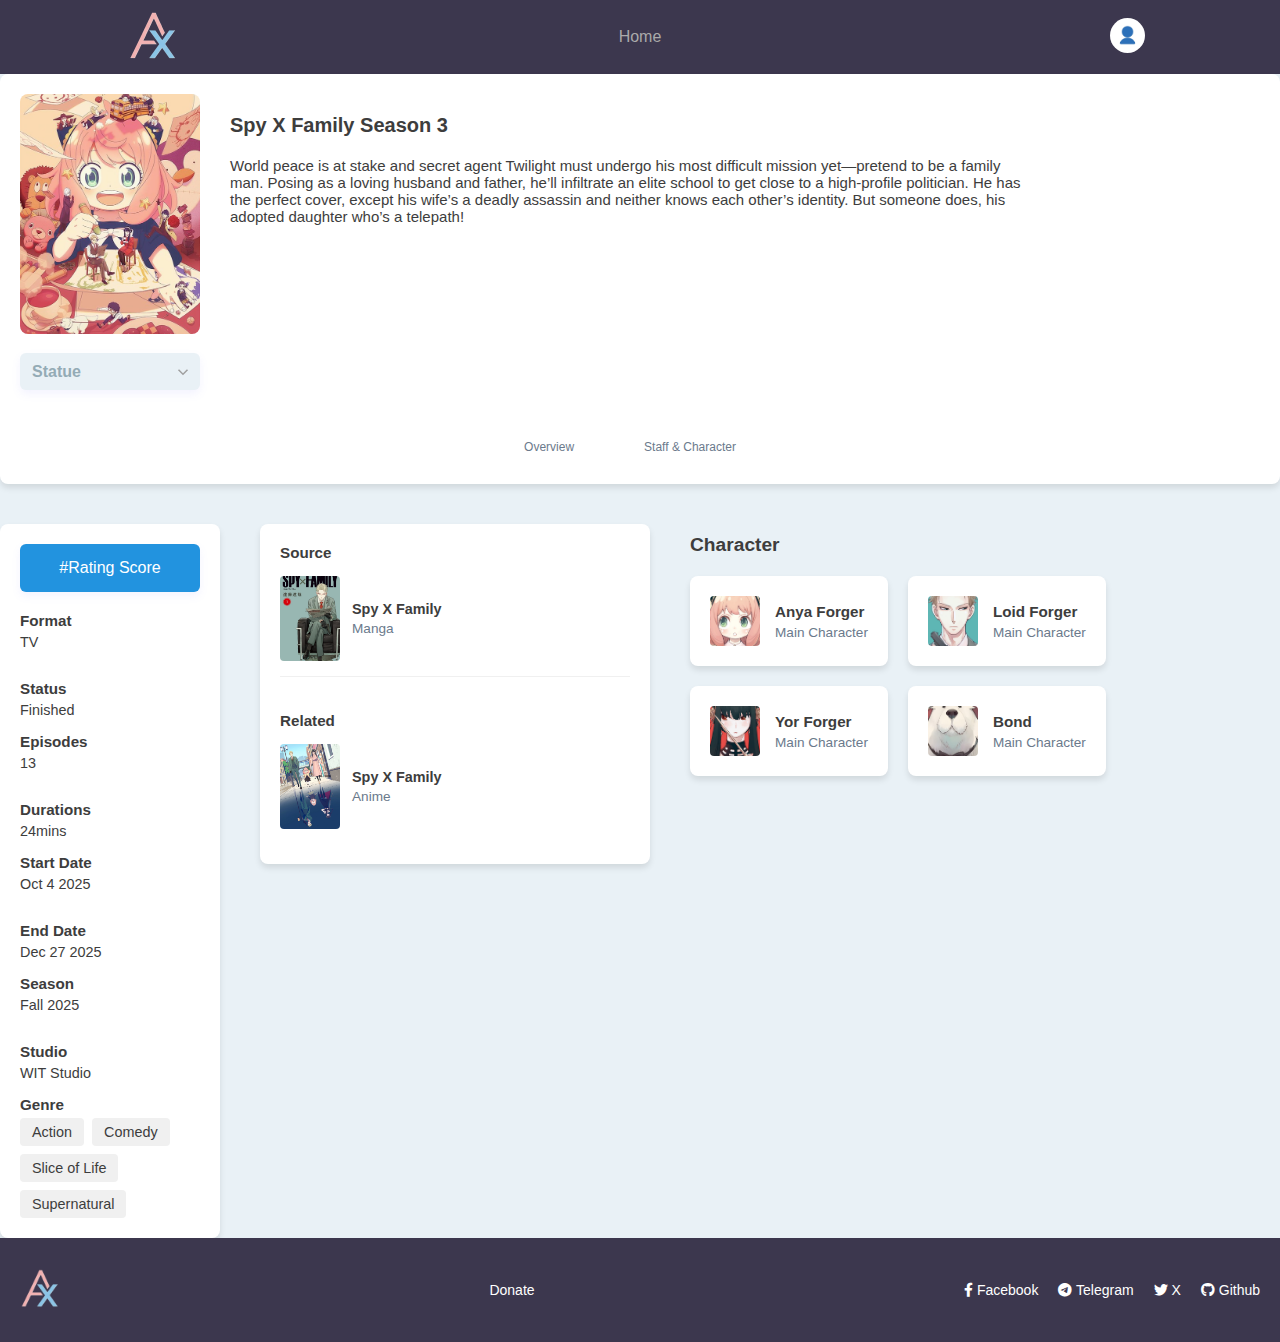
<file: detail.html>
<!DOCTYPE html>
<html lang="en">

<head>
    <meta charset="UTF-8">
    <meta name="viewport" content="width=device-width, initial-scale=1.0">
    <title>Animix</title>
    <link rel="stylesheet" href="https://cdnjs.cloudflare.com/ajax/libs/font-awesome/6.0.0/css/all.min.css">
    <link rel="stylesheet" href="/css/main.css">
</head>

<body>

    <!-- Navigation -->
    <header>
        <a href="user.html">
            <div class="logo-pic">
                <img src="/img/logo.png" alt="Animix Logo">
            </div>
        </a>
        <nav class="nav-links">
            <a href="user.html">Home</a>
        </nav>
        <div class="user-profile">
            <a href="#"><img src="/img/pf.jpg" alt="User Profile"></a>
            <div class="user-menu">
                <a href="#">Profile</a>
                <a href="#">Settings</a>
                <a href="index.html">Logout</a>
            </div>
        </div>
    </header>

    <!-- Main Content -->
    <main class="detail">
        <div class="anime-detail-header">
            <div>
                <img src="/img/SpyXFamily3.jpg" alt="Spy X Family Season 3">
                <div class="statue-selector">
                    <select id="statue" name="statue">
                        <option><a href="#">Statue</a></option>
                        <option><a href="#">Planning</a></option>
                        <option><a href="#">Completed</a></option>
                    </select>
                </div>
            </div>
            <div>
                <h3>Spy X Family Season 3</h3>
                <p>World peace is at stake and secret agent Twilight must undergo his most difficult mission yet—pretend
                    to be a family man. Posing as a loving husband and father, he’ll infiltrate an elite school to get
                    close to a high-profile politician. He has the perfect cover, except his wife’s a deadly assassin
                    and neither knows each other’s identity. But someone does, his adopted daughter who’s a telepath!
                </p>
                <div class="anime-detail-selection">
                    <a href="#">Overview</a>
                    <a href="#">Staff & Character</a>
                </div>
            </div>
        </div>

        <div class="anime-content-wrapper">
            <div class="anime-detail-tag">
                <button class="rating-btn">#Rating Score</button>

                <div class="anime-info-box">
                    <div class="info-row">
                        <div class="info-item">
                            <label>Format</label>
                            <span>TV</span>
                        </div>
                        <div class="info-item">
                            <label>Status</label>
                            <span>Finished</span>
                        </div>
                    </div>
                    <div class="info-row">
                        <div class="info-item">
                            <label>Episodes</label>
                            <span>13</span>
                        </div>
                        <div class="info-item">
                            <label>Durations</label>
                            <span>24mins</span>
                        </div>
                    </div>
                    <div class="info-row">
                        <div class="info-item">
                            <label>Start Date</label>
                            <span>Oct 4 2025</span>
                        </div>
                        <div class="info-item">
                            <label>End Date</label>
                            <span>Dec 27 2025</span>
                        </div>
                    </div>
                    <div class="info-row">
                        <div class="info-item">
                            <label>Season</label>
                            <span>Fall 2025</span>
                        </div>
                        <div class="info-item">
                            <label>Studio</label>
                            <span>WIT Studio</span>
                        </div>
                    </div>
                    <div class="info-row">
                        <div class="info-item">
                            <label>Genre</label>
                            <div class="genre-tags">
                                <span class="genre-tag">Action</span>
                                <span class="genre-tag">Comedy</span>
                                <span class="genre-tag">Slice of Life</span>
                                <span class="genre-tag">Supernatural</span>
                            </div>
                        </div>
                    </div>
                </div>
            </div>

            <div class="anime-relation">
                <h4>Source</h4>
                <div class="relation-item">
                    <img src="/img/SpyXFamilyManga.jpg" alt="Spy X Family Manga">
                    <div class="relation-info">
                        <h5>Spy X Family</h5>
                        <p>Manga</p>
                    </div>
                </div>

                <h4>Related</h4>
                <div class="relation-item">
                    <img src="/img/SpyXFamily.jpg" alt="Spy X Family">
                    <div class="relation-info">
                        <h5>Spy X Family</h5>
                        <p>Anime</p>
                    </div>
                </div>
            </div>

            <div class="anime-character">
                <h3>Character</h3>
                <div class="character-grid">
                    <div class="character-card">
                        <img src="/img/char/anya.png" alt="Anya Forger">
                        <div class="character-info">
                            <h5>Anya Forger</h5>
                            <p>Main Character</p>
                        </div>
                    </div>
                    <div class="character-card">
                        <img src="/img/char/loid.png" alt="Loid Forger">
                        <div class="character-info">
                            <h5>Loid Forger</h5>
                            <p>Main Character</p>
                        </div>
                    </div>
                    <div class="character-card">
                        <img src="/img/char/yor.png" alt="Yor Forger">
                        <div class="character-info">
                            <h5>Yor Forger</h5>
                            <p>Main Character</p>
                        </div>
                    </div>
                    <div class="character-card">
                        <img src="/img/char/bond.jpg" alt="Bond">
                        <div class="character-info">
                            <h5>Bond</h5>
                            <p>Main Character</p>
                        </div>
                    </div>
                </div>
            </div>

    </main>

    <!-- Footer -->
    <footer>
        <div class="footer-container">
            <a href="" class="footer-logo">
                <img src="/img/logo.png" alt="Animix Logo">
            </a>
            <div class="footer-links">
                <a href="#">Donate</a>
            </div>
            <div class="footer-social">
                <a href="https://facebook.com" title="Facebook"><i class="fa-brands fa-facebook-f"></i> Facebook</a>
                <a href="https://telegram.org" title="Telegram"><i class="fa-brands fa-telegram"></i> Telegram</a>
                <a href="https://x.com" title="X"><i class="fa-brands fa-twitter"></i> X</a>
                <a href="https://github.com" title="Github"><i class="fa-brands fa-github"></i> Github</a>
            </div>
        </div>
    </footer>

    <script src="/js/script.js"></script>
</body>

</html>
</file>
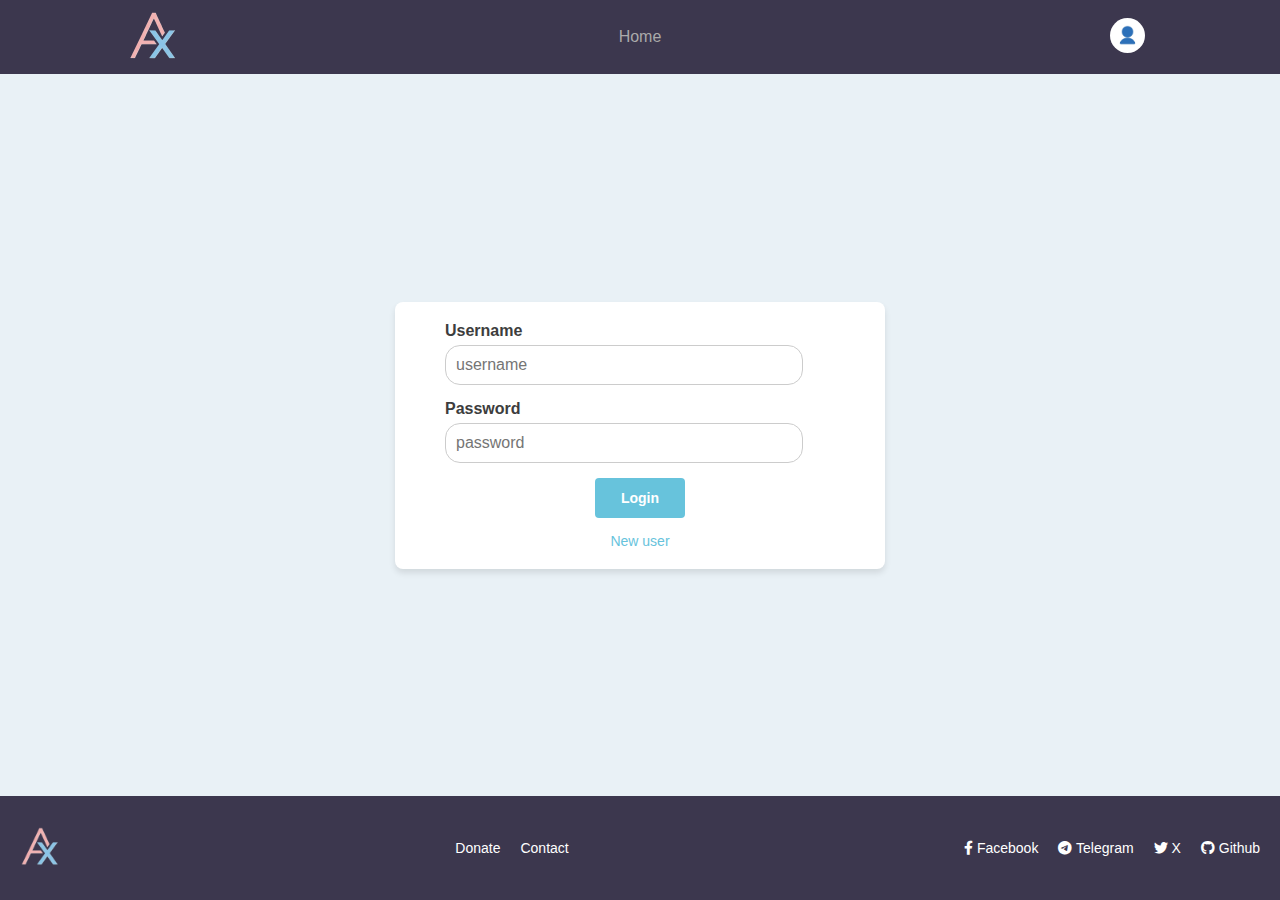
<file: login.html>
<!DOCTYPE html>
<html lang="en">

<head>
  <meta charset="UTF-8">
  <meta name="viewport" content="width=device-width, initial-scale=1.0">
  <title>Animix</title>
  <link rel="stylesheet" href="https://cdnjs.cloudflare.com/ajax/libs/font-awesome/6.0.0/css/all.min.css">
  <link rel="stylesheet" href="style.css">
</head>

<body>

  <!-- Navigation -->
  <header>
    <div class="logo-pic">
      <a href="index.html">
        <img src="/img/logo.png" alt="Animix Logo">
      </a>
    </div>
    <div class="nav-links">
      <a href="index.html">Home</a>
    </div>
    <div class="user-profile">
      <a href="#"><img src="/img/pf.jpg" alt="User Profile"></a>
    </div>
  </header>


  <main class="login-page">

    <section class="login-container">
      <form class="login-form">

        <div class="input-group">
          <label for="username">Username</label>
          <input type="text" id="username" placeholder="username" required>
        </div>

        <div class="input-group">
          <label for="password">Password</label>
          <input type="password" id="password" placeholder="password" required>
        </div>

        <button type="submit" class="register-btn"><a href="user.html">Login</a></button>

        <div class="login-link">
          <a href="register.html">New user</a>
        </div>

      </form>
    </section>

  </main>


  <!-- Footer -->
  <footer>
    <div class="footer-container">
      <a href="" class="footer-logo">
        <img src="/img/logo.png" alt="Animix Logo">
      </a>
      <div class="footer-links">
        <a href="#">Donate</a>
        <a href="#">Contact</a>
      </div>
            <div class="footer-social">
                <a href="https://facebook.com" title="Facebook"><i class="fa-brands fa-facebook-f"></i> Facebook</a>
                <a href="https://telegram.org" title="Telegram"><i class="fa-brands fa-telegram"></i> Telegram</a>
                <a href="https://x.com" title="X"><i class="fa-brands fa-twitter"></i> X</a>
                <a href="https://github.com" title="Github"><i class="fa-brands fa-github"></i> Github</a>
            </div>
    </div>
  </footer>

  <script src="/js/script.js"></script>
</body>

</html>
</file>
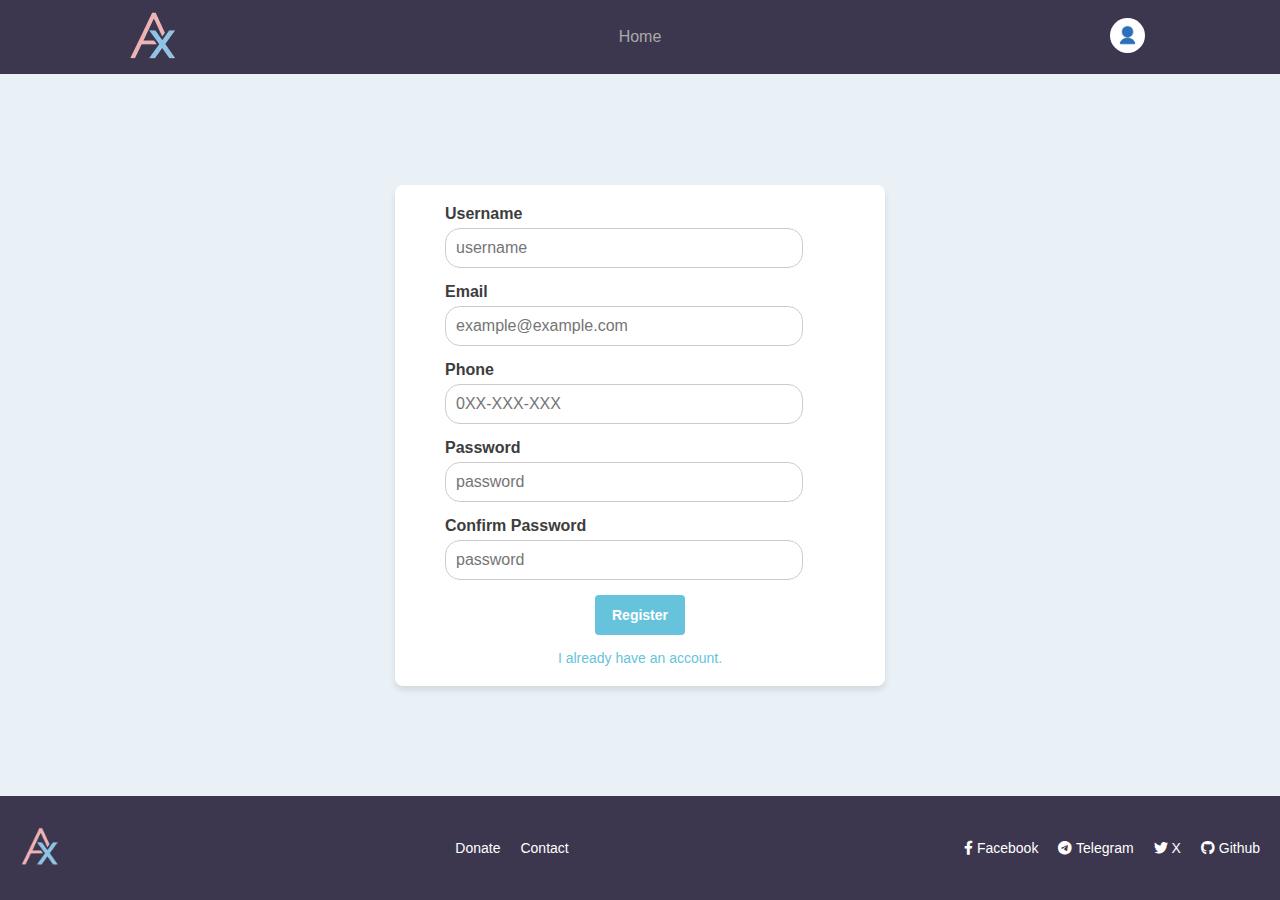
<file: register.html>
<!DOCTYPE html>
<html lang="en">

<head>
  <meta charset="UTF-8">
  <meta name="viewport" content="width=device-width, initial-scale=1.0">
  <title>Animix</title>
  <link rel="stylesheet" href="https://cdnjs.cloudflare.com/ajax/libs/font-awesome/6.0.0/css/all.min.css">
  <link rel="stylesheet" href="style.css">
</head>

<body>

  <!-- Navigation -->
  <header>
    <div class="logo-pic">
      <a href="index.html">
        <img src="/img/logo.png" alt="Animix Logo">
      </a>
    </div>
    <div class="nav-links">
      <a href="index.html">Home</a>
    </div>
    <div class="user-profile">
      <a href="login.html"><img src="/img/pf.jpg" alt="User Profile"></a>
    </div>
  </header>


  <main class="register-page">

    <section class="registration-container">
      <form class="registration-form">

        <div class="input-group">
          <label for="username">Username</label>
          <input type="text" id="username" placeholder="username" required>
        </div>

        <div class="input-group">
          <label for="email">Email</label>
          <input type="email" id="email" placeholder="example@example.com" required>
        </div>

        <div class="input-group">
          <label for="phone">Phone</label>
          <input type="tel" id="phone" placeholder="0XX-XXX-XXX">
        </div>

        <div class="input-group">
          <label for="password">Password</label>
          <input type="password" id="password" placeholder="password" required>
        </div>

        <div class="input-group">
          <label for="confirm-password">Confirm Password</label>
          <input type="password" id="confirm-password" placeholder="password" required>
        </div>

        <button type="submit" class="register-btn"><a href="user.html"></a>Register</button>

        <div class="login-link">
          <a href="login.html">I already have an account.</a>
        </div>

      </form>
    </section>

  </main>


  <!-- Footer -->
  <footer>
    <div class="footer-container">
      <a href="" class="footer-logo">
        <img src="/img/logo.png" alt="Animix Logo">
      </a>
      <div class="footer-links">
        <a href="#">Donate</a>
        <a href="#">Contact</a>
      </div>
            <div class="footer-social">
                <a href="https://facebook.com" title="Facebook"><i class="fa-brands fa-facebook-f"></i> Facebook</a>
                <a href="https://telegram.org" title="Telegram"><i class="fa-brands fa-telegram"></i> Telegram</a>
                <a href="https://x.com" title="X"><i class="fa-brands fa-twitter"></i> X</a>
                <a href="https://github.com" title="Github"><i class="fa-brands fa-github"></i> Github</a>
            </div>
    </div>
  </footer>

  <script src="/js/script.js"></script>
</body>

</html>
</file>
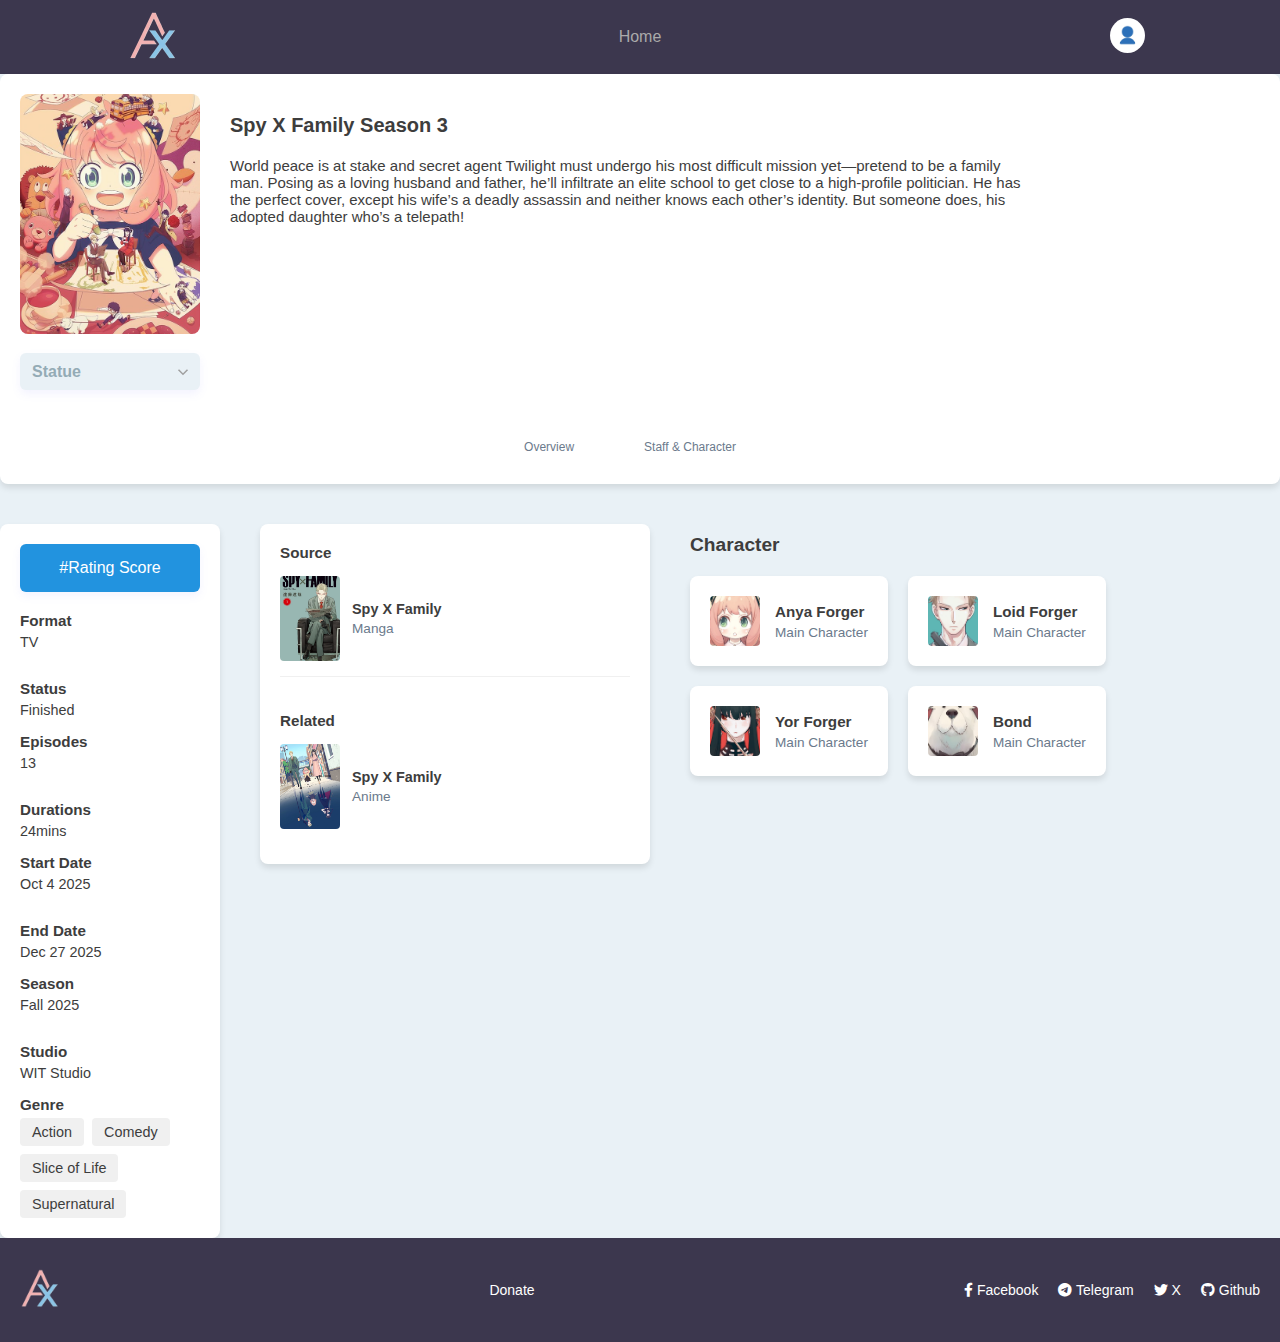
<file: src/detail.html>
<!DOCTYPE html>
<html lang="en">

<head>
    <meta charset="UTF-8">
    <meta name="viewport" content="width=device-width, initial-scale=1.0">
    <title>Animix</title>
    <link rel="stylesheet" href="https://cdnjs.cloudflare.com/ajax/libs/font-awesome/6.0.0/css/all.min.css">
    <link rel="stylesheet" href="/css/main.css">
</head>

<body>

    <!-- Navigation -->
    <header>
        <a href="/src/user.html">
            <div class="logo-pic">
                <img src="/img/logo.png" alt="Animix Logo">
            </div>
        </a>
        <nav class="nav-links">
            <a href="/src/user.html">Home</a>
        </nav>
        <div class="user-profile">
            <a href="#"><img src="/img/pf.jpg" alt="User Profile"></a>
            <div class="user-menu">
                <a href="#">Profile</a>
                <a href="#">Settings</a>
                <a href="index.html">Logout</a>
            </div>
        </div>
    </header>

    <!-- Main Content -->
    <main class="detail">
        <div class="anime-detail-header">
            <div>
                <img src="/img/SpyXFamily3.jpg" alt="Spy X Family Season 3">
                <div class="statue-selector">
                    <select id="statue" name="statue">
                        <option><a href="#">Statue</a></option>
                        <option><a href="#">Planning</a></option>
                        <option><a href="#">Completed</a></option>
                    </select>
                </div>
            </div>
            <div>
                <h3>Spy X Family Season 3</h3>
                <p>World peace is at stake and secret agent Twilight must undergo his most difficult mission yet—pretend
                    to be a family man. Posing as a loving husband and father, he’ll infiltrate an elite school to get
                    close to a high-profile politician. He has the perfect cover, except his wife’s a deadly assassin
                    and neither knows each other’s identity. But someone does, his adopted daughter who’s a telepath!
                </p>
                <div class="anime-detail-selection">
                    <a href="#">Overview</a>
                    <a href="#">Staff & Character</a>
                </div>
            </div>
        </div>

        <div class="anime-content-wrapper">
            <div class="anime-detail-tag">
                <button class="rating-btn">#Rating Score</button>

                <div class="anime-info-box">
                    <div class="info-row">
                        <div class="info-item">
                            <label>Format</label>
                            <span>TV</span>
                        </div>
                        <div class="info-item">
                            <label>Status</label>
                            <span>Finished</span>
                        </div>
                    </div>
                    <div class="info-row">
                        <div class="info-item">
                            <label>Episodes</label>
                            <span>13</span>
                        </div>
                        <div class="info-item">
                            <label>Durations</label>
                            <span>24mins</span>
                        </div>
                    </div>
                    <div class="info-row">
                        <div class="info-item">
                            <label>Start Date</label>
                            <span>Oct 4 2025</span>
                        </div>
                        <div class="info-item">
                            <label>End Date</label>
                            <span>Dec 27 2025</span>
                        </div>
                    </div>
                    <div class="info-row">
                        <div class="info-item">
                            <label>Season</label>
                            <span>Fall 2025</span>
                        </div>
                        <div class="info-item">
                            <label>Studio</label>
                            <span>WIT Studio</span>
                        </div>
                    </div>
                    <div class="info-row">
                        <div class="info-item">
                            <label>Genre</label>
                            <div class="genre-tags">
                                <span class="genre-tag">Action</span>
                                <span class="genre-tag">Comedy</span>
                                <span class="genre-tag">Slice of Life</span>
                                <span class="genre-tag">Supernatural</span>
                            </div>
                        </div>
                    </div>
                </div>
            </div>

            <div class="anime-relation">
                <h4>Source</h4>
                <div class="relation-item">
                    <img src="/img/SpyXFamilyManga.jpg" alt="Spy X Family Manga">
                    <div class="relation-info">
                        <h5>Spy X Family</h5>
                        <p>Manga</p>
                    </div>
                </div>

                <h4>Related</h4>
                <div class="relation-item">
                    <img src="/img/SpyXFamily.jpg" alt="Spy X Family">
                    <div class="relation-info">
                        <h5>Spy X Family</h5>
                        <p>Anime</p>
                    </div>
                </div>
            </div>

            <div class="anime-character">
                <h3>Character</h3>
                <div class="character-grid">
                    <div class="character-card">
                        <img src="/img/char/anya.png" alt="Anya Forger">
                        <div class="character-info">
                            <h5>Anya Forger</h5>
                            <p>Main Character</p>
                        </div>
                    </div>
                    <div class="character-card">
                        <img src="/img/char/loid.png" alt="Loid Forger">
                        <div class="character-info">
                            <h5>Loid Forger</h5>
                            <p>Main Character</p>
                        </div>
                    </div>
                    <div class="character-card">
                        <img src="/img/char/yor.png" alt="Yor Forger">
                        <div class="character-info">
                            <h5>Yor Forger</h5>
                            <p>Main Character</p>
                        </div>
                    </div>
                    <div class="character-card">
                        <img src="/img/char/bond.jpg" alt="Bond">
                        <div class="character-info">
                            <h5>Bond</h5>
                            <p>Main Character</p>
                        </div>
                    </div>
                </div>
            </div>

    </main>

    <!-- Footer -->
    <footer>
        <div class="footer-container">
            <a href="" class="footer-logo">
                <img src="/img/logo.png" alt="Animix Logo">
            </a>
            <div class="footer-links">
                <a href="#">Donate</a>
            </div>
            <div class="footer-social">
                <a href="https://facebook.com" title="Facebook"><i class="fa-brands fa-facebook-f"></i> Facebook</a>
                <a href="https://telegram.org" title="Telegram"><i class="fa-brands fa-telegram"></i> Telegram</a>
                <a href="https://x.com" title="X"><i class="fa-brands fa-twitter"></i> X</a>
                <a href="https://github.com" title="Github"><i class="fa-brands fa-github"></i> Github</a>
            </div>
        </div>
    </footer>

    <script src="/js/script.js"></script>
</body>

</html>
</file>
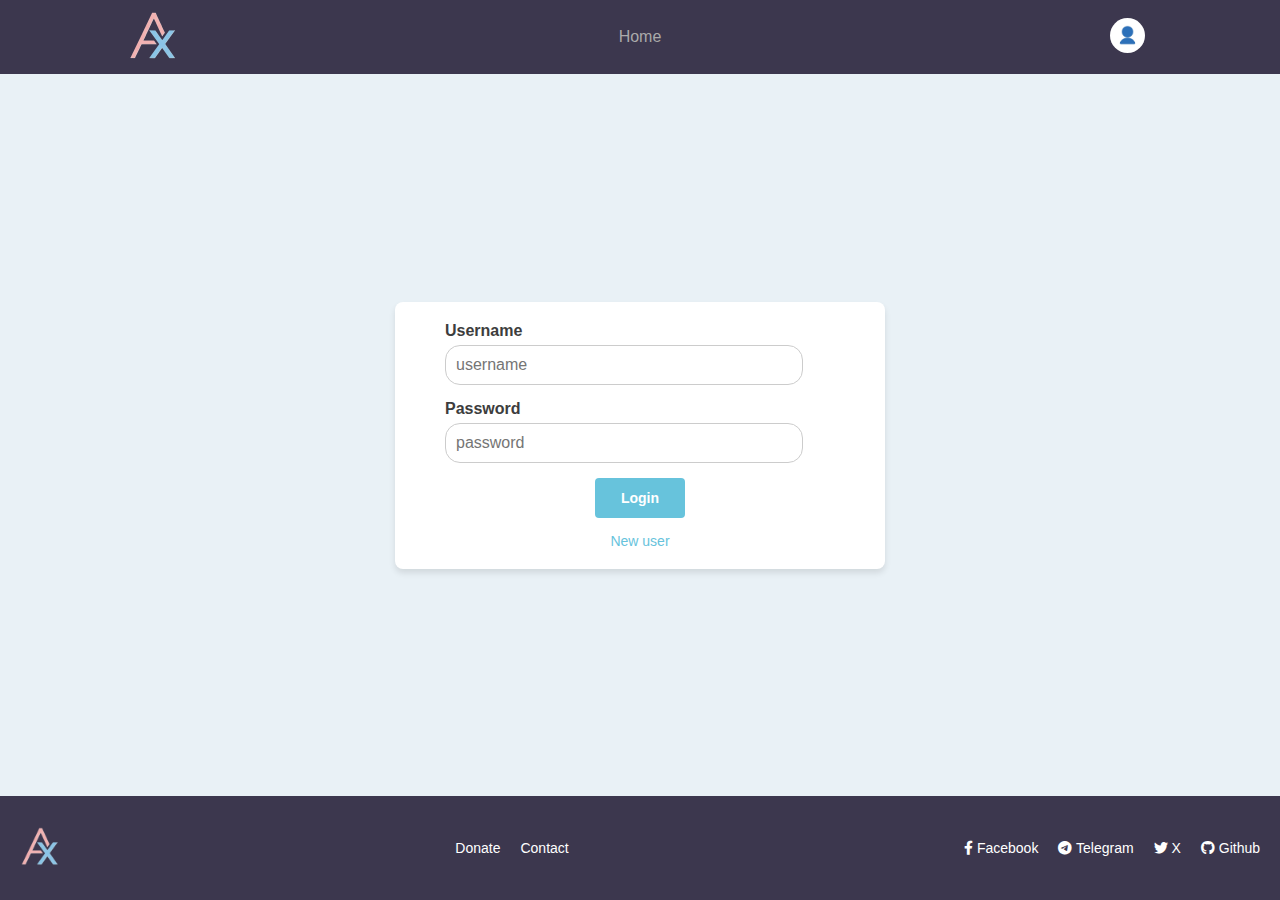
<file: src/login.html>
<!DOCTYPE html>
<html lang="en">

<head>
  <meta charset="UTF-8">
  <meta name="viewport" content="width=device-width, initial-scale=1.0">
  <title>Animix</title>
  <link rel="stylesheet" href="https://cdnjs.cloudflare.com/ajax/libs/font-awesome/6.0.0/css/all.min.css">
  <link rel="stylesheet" href="/css/main.css">
</head>

<body>

  <!-- Navigation -->
  <header>
    <div class="logo-pic">
      <a href="index.html">
        <img src="/img/logo.png" alt="Animix Logo">
      </a>
    </div>
    <div class="nav-links">
      <a href="index.html">Home</a>
    </div>
    <div class="user-profile">
      <a href="#"><img src="/img/pf.jpg" alt="User Profile"></a>
    </div>
  </header>


  <main class="login-page">

    <section class="login-container">
      <form class="login-form">

        <div class="input-group">
          <label for="username">Username</label>
          <input type="text" id="username" placeholder="username" required>
        </div>

        <div class="input-group">
          <label for="password">Password</label>
          <input type="password" id="password" placeholder="password" required>
        </div>

        <button type="submit" class="register-btn"><a href="/src/user.html">Login</a></button>

        <div class="login-link">
          <a href="/src/register.html">New user</a>
        </div>

      </form>
    </section>

  </main>


  <!-- Footer -->
  <footer>
    <div class="footer-container">
      <a href="" class="footer-logo">
        <img src="/img/logo.png" alt="Animix Logo">
      </a>
      <div class="footer-links">
        <a href="#">Donate</a>
        <a href="#">Contact</a>
      </div>
            <div class="footer-social">
                <a href="https://facebook.com" title="Facebook"><i class="fa-brands fa-facebook-f"></i> Facebook</a>
                <a href="https://telegram.org" title="Telegram"><i class="fa-brands fa-telegram"></i> Telegram</a>
                <a href="https://x.com" title="X"><i class="fa-brands fa-twitter"></i> X</a>
                <a href="https://github.com" title="Github"><i class="fa-brands fa-github"></i> Github</a>
            </div>
    </div>
  </footer>

  <script src="/js/script.js"></script>
</body>

</html>
</file>
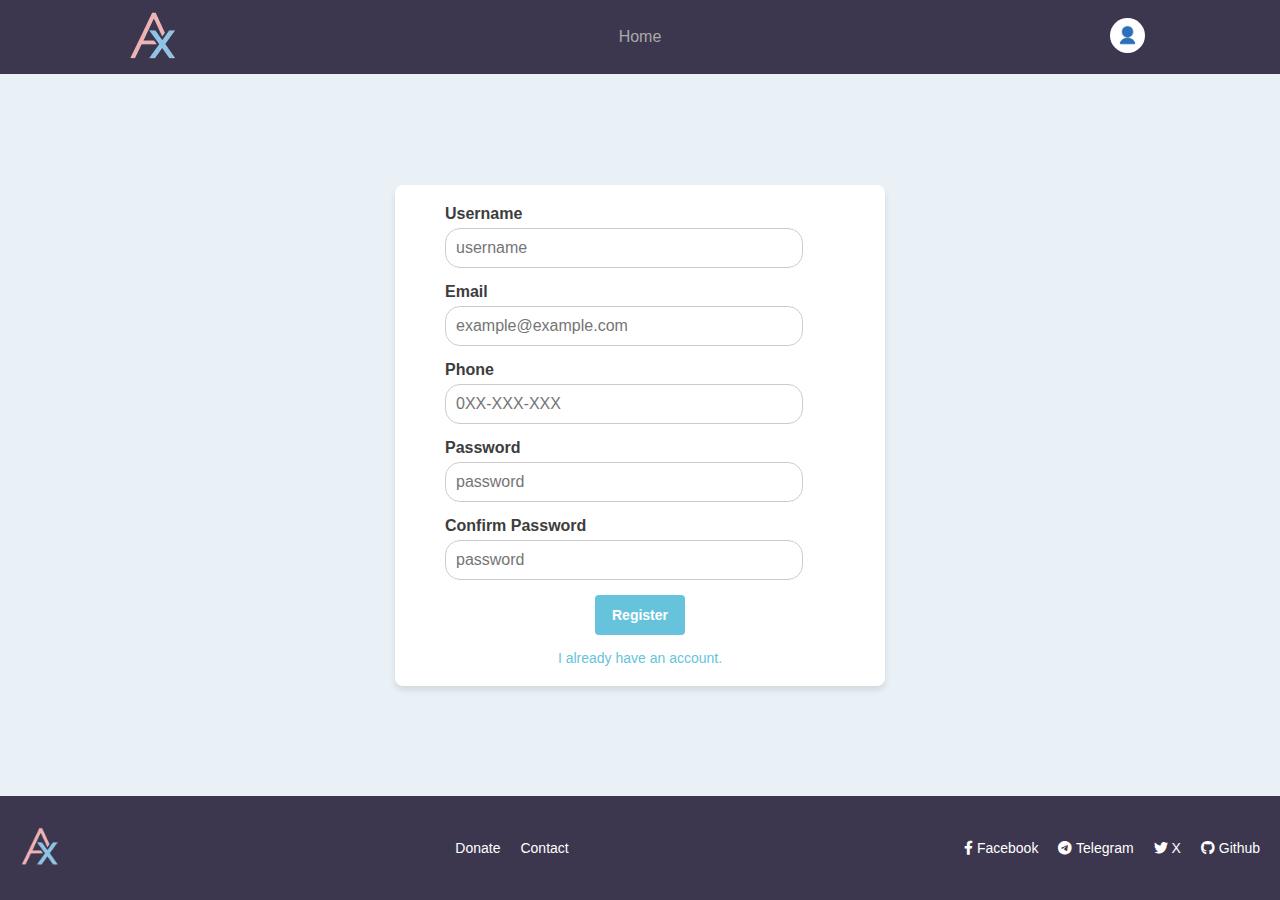
<file: src/register.html>
<!DOCTYPE html>
<html lang="en">

<head>
  <meta charset="UTF-8">
  <meta name="viewport" content="width=device-width, initial-scale=1.0">
  <title>Animix</title>
  <link rel="stylesheet" href="https://cdnjs.cloudflare.com/ajax/libs/font-awesome/6.0.0/css/all.min.css">
  <link rel="stylesheet" href="/css/main.css">
</head>

<body>

  <!-- Navigation -->
  <header>
    <div class="logo-pic">
      <a href="/src/guest.html">
        <img src="/img/logo.png" alt="Animix Logo">
      </a>
    </div>
    <div class="nav-links">
      <a href="/src/guest.html">Home</a>
    </div>
    <div class="user-profile">
      <a href="/src/login.html"><img src="/img/pf.jpg" alt="User Profile"></a>
    </div>
  </header>


  <main class="register-page">

    <section class="registration-container">
      <form class="registration-form">

        <div class="input-group">
          <label for="username">Username</label>
          <input type="text" id="username" placeholder="username" required>
        </div>

        <div class="input-group">
          <label for="email">Email</label>
          <input type="email" id="email" placeholder="example@example.com" required>
        </div>

        <div class="input-group">
          <label for="phone">Phone</label>
          <input type="tel" id="phone" placeholder="0XX-XXX-XXX">
        </div>

        <div class="input-group">
          <label for="password">Password</label>
          <input type="password" id="password" placeholder="password" required>
        </div>

        <div class="input-group">
          <label for="confirm-password">Confirm Password</label>
          <input type="password" id="confirm-password" placeholder="password" required>
        </div>

        <button type="submit" class="register-btn"><a href="/src/user.html"></a>Register</button>

        <div class="login-link">
          <a href="/src/login.html">I already have an account.</a>
        </div>

      </form>
    </section>

  </main>


  <!-- Footer -->
  <footer>
    <div class="footer-container">
      <a href="" class="footer-logo">
        <img src="/img/logo.png" alt="Animix Logo">
      </a>
      <div class="footer-links">
        <a href="#">Donate</a>
        <a href="#">Contact</a>
      </div>
            <div class="footer-social">
                <a href="https://facebook.com" title="Facebook"><i class="fa-brands fa-facebook-f"></i> Facebook</a>
                <a href="https://telegram.org" title="Telegram"><i class="fa-brands fa-telegram"></i> Telegram</a>
                <a href="https://x.com" title="X"><i class="fa-brands fa-twitter"></i> X</a>
                <a href="https://github.com" title="Github"><i class="fa-brands fa-github"></i> Github</a>
            </div>
    </div>
  </footer>

  <script src="/js/script.js"></script>
</body>

</html>
</file>
<file: css/main.css>
:root {
    --header-bg: #3C374E;
    --body-bg: #e9f1f6;
    --text-main: #3d3d3d;
    --text-sub-1: #94abb5;
    --text-sub-2: #6b7a8c;
    --text-sub-3: #cccccc;
    --text-hover-1: #ababab;
    --text-hovering-2: #67c3dc;
    --white: #ffffff;
    --card-shadow: 0 4px 6px rgba(0, 0, 0, 0.1);
    --filter-shadow: 0 4px 8px rgba(134, 134, 255, 0.1);
    --font-family-button: Overpass, -apple-system, BlinkMacSystemFont, Segoe UI, Oxygen, Ubuntu, Cantarell, Fira Sans, Droid Sans, Helvetica Neue, sans-serif;
}

html {
    height: 100%;
}

body {
    margin: 0;
    font-family: Roboto, -apple-system, BlinkMacSystemFont, Segoe UI, Oxygen, Ubuntu, Cantarell, Fira Sans, Droid Sans, Helvetica Neue, sans-serif;
    background-color: var(--body-bg);
    color: var(--text-main);
    display: flex;
    flex-direction: column;
    min-height: 100vh;
}

/* Navigation */
header {
    background-color: var(--header-bg);
    padding: 10px 10%;
    display: flex;
    align-items: center;
    justify-content: space-between;
    color: var(--white);
}

.logo-pic img {
    align-items: center;
    display: inline-flex;
    height: 50px;
    object-fit: contain;
    justify-content: center;
}

.user-profile {
    position: relative;
    cursor: pointer;
    padding: 0 7.5px;
}

.user-profile img {
    align-items: center;
    display: inline-flex;
    height: 35px;
    object-fit: contain;
    justify-content: center;
    border-radius: 50px;
}

.user-menu {
    position: absolute;
    top: calc(100% - 10px);
    right: -50px;
    background-color: var(--white);
    border-radius: 4px;
    box-shadow: var(--card-shadow);
    min-width: 100px;
    display: none;
    flex-direction: column;
    margin-top: 8px;
    z-index: 100;
    padding: 12px 20px;
    text-align: center;
}

.user-profile:hover .user-menu {
    display: flex;
}

.user-menu a {
    font-size: 0.8rem;
    padding: 10px 5px;
    color: var(--text-hover-1);
    text-decoration: none;
    transition: color 0.2s ease-in-out;
}

.user-menu a:last-child {
    border-bottom: none;
}

.user-menu a:hover {
    color: var(--text-main);
}

.nav-links {
    display: flex;
    align-items: center;
    justify-content: center;
}

.nav-links a {
    color: #aaaaaa;
    text-decoration: none;
    margin: 0 15px;
    font-weight: 500;
    transition: color 0.3s ease-in-out;
}

.nav-links a:hover {
    color: var(--white);
}

/* Search and Filter */
.filter-section {
    background-color: var(--body-bg);
    padding: 30px 10%;
    display: flex;
    gap: 20px;
    align-items: center;
    justify-content: center;
    flex-wrap: wrap;
}

.search-bar {
    display: flex;
    flex-direction: column;
    gap: 8px;
    flex: 0 0 auto;
    width: 200px;
}

.search-bar label {
    font-size: 0.9rem;
    color: var(--text-main);
    font-weight: 500;
}

.search-bar div {
    display: flex;
    align-items: center;
    background-color: #f5f5f5;
    border-radius: 50px;
    padding: 0 12px;
    border: 0px solid #e0e0e0;
    box-shadow: var(--filter-shadow);
}

.search-bar i {
    color: #b0b0b0;
    margin-right: 8px;
}

.search-bar input {
    border: none;
    background: transparent;
    padding: 10px 0;
    width: 100%;
    font-size: 0.95rem;
    color: var(--text-main);
    font-weight: 400;
    outline: none;
}

.search-bar input::placeholder {
    color: #b0b0b0;
}

.filter-group {
    display: flex;
    flex-direction: column;
    gap: 8px;
    flex: 0 1 auto;
    min-width: 150px;
}

.filter-group label {
    font-size: 0.9rem;
    color: var(--text-main);
    font-weight: 500;
}

.filter-group select {
    padding: 10px 12px;
    border: 0px solid #ffffff;
    border-radius: 6px;
    background-color: #f5f5f5;
    color: var(--text-sub-1);
    font-size: 0.95rem;
    cursor: pointer;
    appearance: none;
    background-image: url('/img/icon-arrow-down.svg');
    background-repeat: no-repeat;
    background-position: right 8px center;
    background-size: 18px;
    padding-right: 32px;
    box-shadow: var(--filter-shadow);
    font-weight: 500;
    transition: color 0.2s ease-in-out;
}

.filter-group select:hover {
    border-color: #cccccc;
    background-color: #ffffff;
}

.filter-group select:focus {
    outline: none;
    border: 0px solid #aaaaaa;
    background-color: var(--white);
}

/* Main Content */
main {
    max-width: 1400px;
    margin: 0 auto;
    flex: 1;
    width: 100%;
}

.login-page {
    display: flex;
    flex-direction: column;
    align-items: center;
    justify-content: center;
}

.register-page {
    display: flex;
    flex-direction: column;
    align-items: center;
    justify-content: center;
}

.intro-section {
    display: flex;
    justify-content: center;
    align-items: center;
    height: 350px;
}

.hero-section {
    display: flex;
    flex-direction: column;
    align-items: center;
    justify-content: center;
    gap: 10px;
}

.hero-btn-signup {
    background-color: var(--text-hovering-2);
    border: none;
    border-radius: 50px;
    cursor: pointer;
    display: flex;
    align-items: center;

}

.hero-btn-signup a {
    color: var(--white);
    justify-content: center;
    text-decoration: none;
    font-size: 22px;
    font-weight: 600;
    padding: 15px 28px;
    transition: transform 0.3s ease;
}

.hero-btn-login {
    background-color: var(--text-hover-1);
    border: none;
    border-radius: 50px;
    cursor: pointer;
    display: flex;
    align-items: center;

}

.hero-btn-login a {
    color: var(--white);
    justify-content: center;
    text-decoration: none;
    font-size: 22px;
    font-weight: 600;
    padding: 15px 28px;
    transition: transform 0.3s ease;
}

.hero-btn-signup:hover a {
    transform: scale(1.1);
}

.hero-btn-login:hover a {
    transform: scale(1.1);
}

/* Account Section */
.registration-container {
    width: 450px;
    margin: auto;
    padding: 20px 20px;
    background-color: var(--white);
    border-radius: 8px;
    box-shadow: var(--card-shadow);
    display: flex;
    flex-direction: column;
    justify-content: center;
}

.input-group {
    margin-bottom: 15px;
    margin-left: 30px;
}

.input-group label {
    display: block;
    margin-bottom: 5px;
    font-weight: 600;
    color: var(--text-main);
}

.input-group input {
    width: 80%;
    padding: 10px;
    border: 1px solid #ccc;
    border-radius: 15px;
    font-size: 16px;
}

.input-group input:focus {
    border-color: var(--text-hovering-2);
    outline: none;
    box-shadow: 0 0 5px rgba(103, 195, 220, 0.5);
}

.register-btn {
    width: 20%;
    padding: 12px;
    background-color: var(--text-hovering-2);
    color: var(--white);
    border: none;
    border-radius: 4px;
    font-size: 14px;
    font-weight: 600;
    cursor: pointer;
    transition: background-color 0.3s ease;
    margin: 0 40%;
    justify-content: center;
}

.register-btn:hover {
    background-color: #45a9c9;
}

.register-btn a {
    color: var(--white);
    text-decoration: none;
}

/* Login Section */
.login-container {
    width: 450px;
    margin: auto;
    padding: 20px 20px;
    background-color: var(--white);
    border-radius: 8px;
    box-shadow: var(--card-shadow);
    display: flex;
    flex-direction: column;
    justify-content: center;
}

.login-form {
    display: flex;
    flex-direction: column;
}

.login-btn {
    width: 20%;
    padding: 12px;
    background-color: var(--text-hovering-2);
    color: var(--white);
    border: none;
    border-radius: 4px;
    font-size: 14px;
    font-weight: 600;
    cursor: pointer;
    transition: background-color 0.3s ease;
    margin: 0 40%;
    justify-content: center;
}

.login-btn:hover {
    background-color: #45a9c9;
}

.login-btn a {
    color: var(--white);
    text-decoration: none;
}

.login-link {
    text-align: center;
    margin-top: 15px;
    font-size: 14px;
}

.login-link a {
    color: var(--text-hovering-2);
    text-decoration: none;
}

/* Anime List Section */
.anime-list {
    margin-bottom: 60px;
}

.section-title {
    display: flex;
    justify-content: center;
    font-size: 24px;
    font-weight: 600;
    margin-bottom: 30px;
    color: var(--text-sub-1);
    text-transform: uppercase;
    letter-spacing: 1px;
}

/* Anime Grid */
.anime-grid {
    display: grid;
    grid-template-columns: repeat(auto-fill, minmax(200px, 1fr));
    gap: 30px;
    align-items: start;
}

/* Anime Card */
.anime-card {
    display: flex;
    flex-direction: column;
    cursor: pointer;
    transition: transform 0.3s ease, box-shadow 0.3s ease;
    position: relative;
}

.anime-card:hover {
    transform: translateY(-3px);
}

/* Title changes color on card hover */
.anime-card:hover a:last-child {
    color: var(--text-hovering-2);
}

.anime-card img {
    width: 100%;
    height: 280px;
    object-fit: cover;
    border-radius: 8px;
    box-shadow: var(--card-shadow);
    transition: box-shadow 0.3s ease;
    margin-bottom: 8px;
    position: relative;
}

.anime-card:hover img {
    box-shadow: 0 8px 16px rgba(0, 0, 0, 0.2);
    color: var(--text-hovering-2);
}

.anime-card a {
    color: var(--text-sub-2);
    text-decoration: none;
    font-size: 14px;
    line-height: 1.4;
    font-weight: 500;
    transition: color 0.3s ease;
}

/* Anime Card Icon Container */
.anime-card-icons {
    position: absolute;
    right: 10px;
    top: 50%;
    transform: translateY(50%);
    display: flex;
    flex-direction: column;
    gap: 5px;
}

.anime-card-icon {
    width: 35px;
    height: 35px;
    border-radius: 50%;
    background-color: rgba(255, 255, 255, 0.95);
    display: flex;
    align-items: center;
    justify-content: center;
    cursor: pointer;
    transition: all 0.3s ease;
    box-shadow: 0 4px 12px rgba(0, 0, 0, 0.2);
    color: var(--text-main);
    font-size: 18px;
}


.anime-card-icon:hover {
    background-color: var(--text-hovering-2);
    color: var(--white);
    transform: scale(1.1);
}

/* Hide all icons by default */
.anime-card-icon {
    opacity: 0;
    transform: translateX(20px);
    transition: all 0.3s ease;
}

.anime-card-icon:nth-child(1),
.anime-card-icon:nth-child(2) {
    transition: all 0.3s ease;
}

/* Show only plus icon on card hover */
.anime-card:hover .anime-card-icon {
    opacity: 1;
    transform: translateX(0);
}

/* Keep all icons visible when hovering any icon */
.anime-card-icons:has(.anime-card-icon:hover) .anime-card-icon {
    opacity: 1;
    transform: translateX(0);
}

.anime-detail-header {
    display: flex;
    gap: 30px;
    align-items: flex-start;
    align-content: flex-start;
    background-color: var(--white);
    box-shadow: var(--card-shadow);
    padding: 20px;
    border-radius: 8px;
}

.anime-detail-header img {
    height: 240px;
    width: 180px;
    border-radius: 8px;
    flex-shrink: 0;
    object-fit: cover;
}

.anime-detail-header h3 {
    font-size: 20px;
    font-weight: 700;
    color: var(--text-main);
}
.anime-detail-header p {
    font-size: 15px;
    font-weight: 400;
    color: var(--text-main);
    max-width: 800px;
}

.anime-detail-selection {
    display: flex;
    gap: 20px;
    width: 100%;
    margin-bottom: auto;
    padding-top: 200px;
    justify-content: center;
}

.anime-detail-selection a {
    color: var(--text-sub-2);
    text-decoration: none;
    font-size: 12px;
    font-weight: 500;
    transition: color 0.3s ease;
    padding: 0 25px;
    padding-bottom: 10px;    
}
.anime-detail-selection a:hover {
    color: var(--text-hovering-2);
}

.statue-selector {
    display: flex;
    flex-direction: column;
    gap: 8px;
    flex: 0 1 auto;
    min-width: 150px;
    margin-top: 15px;
}

.statue-selector label {
    font-size: 0.9rem;
    color: var(--text-main);
    font-weight: 500;
}

.statue-selector select {
    padding: 10px 12px;
    border: 0px solid #ffffff;
    border-radius: 6px;
    background-color: var(--body-bg);
    color: var(--text-sub-1);
    font-size: 0.8rem;
    cursor: pointer;
    appearance: none;
    background-image: url('/img/icon-arrow-down.svg');
    background-repeat: no-repeat;
    background-position: right 8px center;
    background-size: 18px;
    padding-right: 32px;
    box-shadow: var(--filter-shadow);
    font-size: 1rem;
    font-weight: 600;
    transition: color 0.2s ease-in-out;
}

.statue-selector select:focus {
    outline: none;
    border: 0px solid #aaaaaa;
    background-color: var(--white);
}

/* Anime Content Wrapper */
.anime-content-wrapper {
    display: flex;
    gap: 40px;
    margin-top: 20px;
}

/* Anime Detail Tag Styling */
.anime-detail-tag {
    background-color: var(--white);
    box-shadow: var(--card-shadow);
    padding: 20px;
    border-radius: 8px;
    margin-top: 20px;
    max-width: 180px;
}

.anime-tag-controls {
    display: flex;
    gap: 15px;
    align-items: center;
    margin-bottom: 15px;
}

.rating-btn {
    display: block;
    width: 100%;
    margin-bottom: 20px;
    padding: 15px 24px;
    border: none;
    border-radius: 6px;
    background-color: #2293df;
    color: var(--white);
    font-size: 1rem;
    font-weight: 500;
    cursor: pointer;
    box-shadow: var(--filter-shadow);
    transition: background-color 0.2s ease-in-out;
    font-family: var(--font-family-button);
}

.rating-btn:hover {
    background-color: #1a7ac4;
}

.anime-info-box {
    display: flex;
    flex-direction: column;
    gap: 15px;
}

.info-row {
    display: flex;
    gap: 30px;
    flex-wrap: wrap;
}

.info-item {
    flex: 1;
    min-width: 150px;
}

.info-item label {
    display: block;
    font-weight: 600;
    color: var(--text-main);
    margin-bottom: 5px;
    font-size: 0.95rem;
}

.info-item span {
    display: block;
    color: var(--text-main);
    font-size: 0.9rem;
}

.genre-tags {
    display: flex;
    flex-wrap: wrap;
    gap: 8px;
}

.genre-tag {
    display: inline-block;
    padding: 6px 12px;
    background-color: #f0f0f0;
    color: var(--text-main);
    border-radius: 4px;
    font-size: 0.85rem;
    font-weight: 500;
}

/* Anime Relation Styling */
.anime-relation {
    background-color: var(--white);
    box-shadow: var(--card-shadow);
    padding: 20px;
    border-radius: 8px;
    flex: 1;
    max-width: 350px;
    max-height: 300px;
    margin-top: 20px;
}

.anime-relation h4 {
    font-size: 0.95rem;
    font-weight: 600;
    color: var(--text-main);
    margin: 0 0 15px 0;
    padding-top: 15px;
}

.anime-relation h4:first-child {
    padding-top: 0;
}

.relation-item {
    display: flex;
    gap: 12px;
    margin-bottom: 20px;
    padding-bottom: 15px;
    border-bottom: 1px solid #f0f0f0;
}

.relation-item:last-child {
    border-bottom: none;
    margin-bottom: 0;
    padding-bottom: 0;
}

.relation-item img {
    width: 60px;
    height: 85px;
    border-radius: 4px;
    object-fit: cover;
    flex-shrink: 0;
}

.relation-info {
    display: flex;
    flex-direction: column;
    justify-content: center;
}

.relation-info h5 {
    font-size: 0.9rem;
    font-weight: 600;
    color: var(--text-main);
    margin: 0 0 4px 0;
}

.relation-info p {
    font-size: 0.85rem;
    color: var(--text-sub-2);
    margin: 0;
}

/* Anime Character Styling */
.anime-character {
    margin-top: 30px;
}

.anime-character h3 {
    font-size: 1.2rem;
    font-weight: 700;
    color: var(--text-main);
    margin: 0 0 20px 0;
}

.character-grid {
    display: grid;
    grid-template-columns: repeat(2, 1fr);
    gap: 20px;
}

.character-card {
    background-color: var(--white);
    box-shadow: var(--card-shadow);
    padding: 20px;
    border-radius: 8px;
    display: flex;
    align-items: center;
    gap: 15px;
}

.character-card img {
    width: 50px;
    height: 50px;
    border-radius: 4px;
    object-fit: cover;
    flex-shrink: 0;
}

.character-info {
    display: flex;
    flex-direction: column;
    justify-content: center;
    flex: 1;
}

.character-info h5 {
    font-size: 0.95rem;
    font-weight: 600;
    color: var(--text-main);
    margin: 0 0 5px 0;
}

.character-info p {
    font-size: 0.85rem;
    color: var(--text-sub-2);
    margin: 0;
}


/* Footer Styling */
footer {
    background-color: var(--header-bg);
    margin-top: auto;
    padding: 30px 20px;
    display: flex;
    align-items: center;
    justify-content: center;
}

.footer-container {
    max-width: 1400px;
    width: 100%;
    display: flex;
    justify-content: space-between;
    align-items: center;
    flex-wrap: wrap;
    gap: 30px;
}

.footer-logo img {
    height: 40px;
    width: auto;
}

.footer-links {
    display: flex;
    gap: 20px;
    flex-wrap: wrap;
}

.footer-links a {
    color: var(--white);
    text-decoration: none;
    font-size: 14px;
    transition: color 0.3s ease;
}

.footer-links a:hover {
    color: var(--text-hovering-2);
}

.footer-social {
    display: flex;
    gap: 20px;
    flex-wrap: wrap;
}

.footer-social a {
    color: var(--white);
    text-decoration: none;
    font-size: 14px;
    transition: color 0.3s ease;
}

.footer-social a:hover {
    color: var(--text-hovering-2);
}

/* Responsive Design */
@media (max-width: 1024px) {
    .anime-grid {
        grid-template-columns: repeat(3, 1fr);
    }
}

@media (max-width: 600px) {
    .anime-grid {
        grid-template-columns: repeat(2, 1fr);
    }

    header {
        flex-direction: column;
        gap: 15px;
    }

    .footer-container {
        flex-direction: column;
        gap: 15px;
        text-align: center;
    }

    .footer-links,
    .footer-social {
        justify-content: center;
    }
}
</file>
<file: style.css>
:root {
    --header-bg: #3C374E;
    --body-bg: #e9f1f6;
    --text-main: #3d3d3d;
    --text-sub-1: #94abb5;
    --text-sub-2: #6b7a8c;
    --text-sub-3: #cccccc;
    --text-hover-1: #ababab;
    --text-hovering-2: #67c3dc;
    --white: #ffffff;
    --card-shadow: 0 4px 6px rgba(0, 0, 0, 0.1);
    --filter-shadow: 0 4px 8px rgba(134, 134, 255, 0.1);
    --font-family-button: Overpass, -apple-system, BlinkMacSystemFont, Segoe UI, Oxygen, Ubuntu, Cantarell, Fira Sans, Droid Sans, Helvetica Neue, sans-serif;
}

html {
    height: 100%;
}

body {
    margin: 0;
    font-family: Roboto, -apple-system, BlinkMacSystemFont, Segoe UI, Oxygen, Ubuntu, Cantarell, Fira Sans, Droid Sans, Helvetica Neue, sans-serif;
    background-color: var(--body-bg);
    color: var(--text-main);
    display: flex;
    flex-direction: column;
    min-height: 100vh;
}

/* Navigation */
header {
    background-color: var(--header-bg);
    padding: 10px 10%;
    display: flex;
    align-items: center;
    justify-content: space-between;
    color: var(--white);
}

.logo-pic img {
    align-items: center;
    display: inline-flex;
    height: 50px;
    object-fit: contain;
    justify-content: center;
}

.user-profile {
    position: relative;
    cursor: pointer;
    padding: 0 7.5px;
}

.user-profile img {
    align-items: center;
    display: inline-flex;
    height: 35px;
    object-fit: contain;
    justify-content: center;
    border-radius: 50px;
}

.user-menu {
    position: absolute;
    top: calc(100% - 10px);
    right: -50px;
    background-color: var(--white);
    border-radius: 4px;
    box-shadow: var(--card-shadow);
    min-width: 100px;
    display: none;
    flex-direction: column;
    margin-top: 8px;
    z-index: 100;
    padding: 12px 20px;
    text-align: center;
}

.user-profile:hover .user-menu {
    display: flex;
}

.user-menu a {
    font-size: 0.8rem;
    padding: 10px 5px;
    color: var(--text-hover-1);
    text-decoration: none;
    transition: color 0.2s ease-in-out;
}

.user-menu a:last-child {
    border-bottom: none;
}

.user-menu a:hover {
    color: var(--text-main);
}

.nav-links {
    display: flex;
    align-items: center;
    justify-content: center;
}

.nav-links a {
    color: #aaaaaa;
    text-decoration: none;
    margin: 0 15px;
    font-weight: 500;
    transition: color 0.3s ease-in-out;
}

.nav-links a:hover {
    color: var(--white);
}

/* Search and Filter */
.filter-section {
    background-color: var(--body-bg);
    padding: 30px 10%;
    display: flex;
    gap: 20px;
    align-items: center;
    justify-content: center;
    flex-wrap: wrap;
}

.search-bar {
    display: flex;
    flex-direction: column;
    gap: 8px;
    flex: 0 0 auto;
    width: 200px;
}

.search-bar label {
    font-size: 0.9rem;
    color: var(--text-main);
    font-weight: 500;
}

.search-bar div {
    display: flex;
    align-items: center;
    background-color: #f5f5f5;
    border-radius: 50px;
    padding: 0 12px;
    border: 0px solid #e0e0e0;
    box-shadow: var(--filter-shadow);
}

.search-bar i {
    color: #b0b0b0;
    margin-right: 8px;
}

.search-bar input {
    border: none;
    background: transparent;
    padding: 10px 0;
    width: 100%;
    font-size: 0.95rem;
    color: var(--text-main);
    font-weight: 400;
    outline: none;
}

.search-bar input::placeholder {
    color: #b0b0b0;
}

.filter-group {
    display: flex;
    flex-direction: column;
    gap: 8px;
    flex: 0 1 auto;
    min-width: 150px;
}

.filter-group label {
    font-size: 0.9rem;
    color: var(--text-main);
    font-weight: 500;
}

.filter-group select {
    padding: 10px 12px;
    border: 0px solid #ffffff;
    border-radius: 6px;
    background-color: #f5f5f5;
    color: var(--text-sub-1);
    font-size: 0.95rem;
    cursor: pointer;
    appearance: none;
    background-image: url('img/icon-arrow-down.svg');
    background-repeat: no-repeat;
    background-position: right 8px center;
    background-size: 18px;
    padding-right: 32px;
    box-shadow: var(--filter-shadow);
    font-weight: 500;
    transition: color 0.2s ease-in-out;
}

.filter-group select:hover {
    border-color: #cccccc;
    background-color: #ffffff;
}

.filter-group select:focus {
    outline: none;
    border: 0px solid #aaaaaa;
    background-color: var(--white);
}

/* Main Content */
main {
    max-width: 1400px;
    margin: 0 auto;
    flex: 1;
    width: 100%;
}

.login-page {
    display: flex;
    flex-direction: column;
    align-items: center;
    justify-content: center;
}

.register-page {
    display: flex;
    flex-direction: column;
    align-items: center;
    justify-content: center;
}

.intro-section {
    display: flex;
    justify-content: center;
    align-items: center;
    height: 350px;
}

.hero-section {
    display: flex;
    flex-direction: column;
    align-items: center;
    justify-content: center;
    gap: 10px;
}

.hero-btn-signup {
    background-color: var(--text-hovering-2);
    border: none;
    border-radius: 50px;
    cursor: pointer;
    display: flex;
    align-items: center;

}

.hero-btn-signup a {
    color: var(--white);
    justify-content: center;
    text-decoration: none;
    font-size: 22px;
    font-weight: 600;
    padding: 15px 28px;
    transition: transform 0.3s ease;
}

.hero-btn-login {
    background-color: var(--text-hover-1);
    border: none;
    border-radius: 50px;
    cursor: pointer;
    display: flex;
    align-items: center;

}

.hero-btn-login a {
    color: var(--white);
    justify-content: center;
    text-decoration: none;
    font-size: 22px;
    font-weight: 600;
    padding: 15px 28px;
    transition: transform 0.3s ease;
}

.hero-btn-signup:hover a {
    transform: scale(1.1);
}

.hero-btn-login:hover a {
    transform: scale(1.1);
}

/* Account Section */
.registration-container {
    width: 450px;
    margin: auto;
    padding: 20px 20px;
    background-color: var(--white);
    border-radius: 8px;
    box-shadow: var(--card-shadow);
    display: flex;
    flex-direction: column;
    justify-content: center;
}

.input-group {
    margin-bottom: 15px;
    margin-left: 30px;
}

.input-group label {
    display: block;
    margin-bottom: 5px;
    font-weight: 600;
    color: var(--text-main);
}

.input-group input {
    width: 80%;
    padding: 10px;
    border: 1px solid #ccc;
    border-radius: 15px;
    font-size: 16px;
}

.input-group input:focus {
    border-color: var(--text-hovering-2);
    outline: none;
    box-shadow: 0 0 5px rgba(103, 195, 220, 0.5);
}

.register-btn {
    width: 20%;
    padding: 12px;
    background-color: var(--text-hovering-2);
    color: var(--white);
    border: none;
    border-radius: 4px;
    font-size: 14px;
    font-weight: 600;
    cursor: pointer;
    transition: background-color 0.3s ease;
    margin: 0 40%;
    justify-content: center;
}

.register-btn:hover {
    background-color: #45a9c9;
}

.register-btn a {
    color: var(--white);
    text-decoration: none;
}

/* Login Section */
.login-container {
    width: 450px;
    margin: auto;
    padding: 20px 20px;
    background-color: var(--white);
    border-radius: 8px;
    box-shadow: var(--card-shadow);
    display: flex;
    flex-direction: column;
    justify-content: center;
}

.login-form {
    display: flex;
    flex-direction: column;
}

.login-btn {
    width: 20%;
    padding: 12px;
    background-color: var(--text-hovering-2);
    color: var(--white);
    border: none;
    border-radius: 4px;
    font-size: 14px;
    font-weight: 600;
    cursor: pointer;
    transition: background-color 0.3s ease;
    margin: 0 40%;
    justify-content: center;
}

.login-btn:hover {
    background-color: #45a9c9;
}

.login-btn a {
    color: var(--white);
    text-decoration: none;
}

.login-link {
    text-align: center;
    margin-top: 15px;
    font-size: 14px;
}

.login-link a {
    color: var(--text-hovering-2);
    text-decoration: none;
}

/* Anime List Section */
.anime-list {
    margin-bottom: 60px;
}

.section-title {
    display: flex;
    justify-content: center;
    font-size: 24px;
    font-weight: 600;
    margin-bottom: 30px;
    color: var(--text-sub-1);
    text-transform: uppercase;
    letter-spacing: 1px;
}

/* Anime Grid */
.anime-grid {
    display: grid;
    grid-template-columns: repeat(auto-fill, minmax(200px, 1fr));
    gap: 30px;
    align-items: start;
}

/* Anime Card */
.anime-card {
    display: flex;
    flex-direction: column;
    cursor: pointer;
    transition: transform 0.3s ease, box-shadow 0.3s ease;
    position: relative;
}

.anime-card:hover {
    transform: translateY(-3px);
}

/* Title changes color on card hover */
.anime-card:hover a:last-child {
    color: var(--text-hovering-2);
}

.anime-card img {
    width: 100%;
    height: 280px;
    object-fit: cover;
    border-radius: 8px;
    box-shadow: var(--card-shadow);
    transition: box-shadow 0.3s ease;
    margin-bottom: 8px;
    position: relative;
}

.anime-card:hover img {
    box-shadow: 0 8px 16px rgba(0, 0, 0, 0.2);
    color: var(--text-hovering-2);
}

.anime-card a {
    color: var(--text-sub-2);
    text-decoration: none;
    font-size: 14px;
    line-height: 1.4;
    font-weight: 500;
    transition: color 0.3s ease;
}

/* Anime Card Icon Container */
.anime-card-icons {
    position: absolute;
    right: 10px;
    top: 50%;
    transform: translateY(50%);
    display: flex;
    flex-direction: column;
    gap: 5px;
}

.anime-card-icon {
    width: 35px;
    height: 35px;
    border-radius: 50%;
    background-color: rgba(255, 255, 255, 0.95);
    display: flex;
    align-items: center;
    justify-content: center;
    cursor: pointer;
    transition: all 0.3s ease;
    box-shadow: 0 4px 12px rgba(0, 0, 0, 0.2);
    color: var(--text-main);
    font-size: 18px;
}


.anime-card-icon:hover {
    background-color: var(--text-hovering-2);
    color: var(--white);
    transform: scale(1.1);
}

/* Hide all icons by default */
.anime-card-icon {
    opacity: 0;
    transform: translateX(20px);
    transition: all 0.3s ease;
}

.anime-card-icon:nth-child(1),
.anime-card-icon:nth-child(2) {
    transition: all 0.3s ease;
}

/* Show only plus icon on card hover */
.anime-card:hover .anime-card-icon {
    opacity: 1;
    transform: translateX(0);
}

/* Keep all icons visible when hovering any icon */
.anime-card-icons:has(.anime-card-icon:hover) .anime-card-icon {
    opacity: 1;
    transform: translateX(0);
}

.anime-detail-header {
    display: flex;
    gap: 30px;
    align-items: flex-start;
    align-content: flex-start;
    background-color: var(--white);
    box-shadow: var(--card-shadow);
    padding: 20px;
    border-radius: 8px;
}

.anime-detail-header img {
    height: 240px;
    width: 180px;
    border-radius: 8px;
    flex-shrink: 0;
    object-fit: cover;
}

.anime-detail-header h3 {
    font-size: 20px;
    font-weight: 700;
    color: var(--text-main);
}
.anime-detail-header p {
    font-size: 15px;
    font-weight: 400;
    color: var(--text-main);
    max-width: 800px;
}

.anime-detail-selection {
    display: flex;
    gap: 20px;
    width: 100%;
    margin-bottom: auto;
    padding-top: 200px;
    justify-content: center;
}

.anime-detail-selection a {
    color: var(--text-sub-2);
    text-decoration: none;
    font-size: 12px;
    font-weight: 500;
    transition: color 0.3s ease;
    padding: 0 25px;
    padding-bottom: 10px;    
}
.anime-detail-selection a:hover {
    color: var(--text-hovering-2);
}

.statue-selector {
    display: flex;
    flex-direction: column;
    gap: 8px;
    flex: 0 1 auto;
    min-width: 150px;
    margin-top: 15px;
}

.statue-selector label {
    font-size: 0.9rem;
    color: var(--text-main);
    font-weight: 500;
}

.statue-selector select {
    padding: 10px 12px;
    border: 0px solid #ffffff;
    border-radius: 6px;
    background-color: var(--body-bg);
    color: var(--text-sub-1);
    font-size: 0.8rem;
    cursor: pointer;
    appearance: none;
    background-image: url('img/icon-arrow-down.svg');
    background-repeat: no-repeat;
    background-position: right 8px center;
    background-size: 18px;
    padding-right: 32px;
    box-shadow: var(--filter-shadow);
    font-size: 1rem;
    font-weight: 600;
    transition: color 0.2s ease-in-out;
}

.statue-selector select:focus {
    outline: none;
    border: 0px solid #aaaaaa;
    background-color: var(--white);
}

/* Anime Content Wrapper */
.anime-content-wrapper {
    display: flex;
    gap: 40px;
    margin-top: 20px;
}

/* Anime Detail Tag Styling */
.anime-detail-tag {
    background-color: var(--white);
    box-shadow: var(--card-shadow);
    padding: 20px;
    border-radius: 8px;
    margin-top: 20px;
    max-width: 180px;
}

.anime-tag-controls {
    display: flex;
    gap: 15px;
    align-items: center;
    margin-bottom: 15px;
}

.rating-btn {
    display: block;
    width: 100%;
    margin-bottom: 20px;
    padding: 15px 24px;
    border: none;
    border-radius: 6px;
    background-color: #2293df;
    color: var(--white);
    font-size: 1rem;
    font-weight: 500;
    cursor: pointer;
    box-shadow: var(--filter-shadow);
    transition: background-color 0.2s ease-in-out;
    font-family: var(--font-family-button);
}

.rating-btn:hover {
    background-color: #1a7ac4;
}

.anime-info-box {
    display: flex;
    flex-direction: column;
    gap: 15px;
}

.info-row {
    display: flex;
    gap: 30px;
    flex-wrap: wrap;
}

.info-item {
    flex: 1;
    min-width: 150px;
}

.info-item label {
    display: block;
    font-weight: 600;
    color: var(--text-main);
    margin-bottom: 5px;
    font-size: 0.95rem;
}

.info-item span {
    display: block;
    color: var(--text-main);
    font-size: 0.9rem;
}

.genre-tags {
    display: flex;
    flex-wrap: wrap;
    gap: 8px;
}

.genre-tag {
    display: inline-block;
    padding: 6px 12px;
    background-color: #f0f0f0;
    color: var(--text-main);
    border-radius: 4px;
    font-size: 0.85rem;
    font-weight: 500;
}

/* Anime Relation Styling */
.anime-relation {
    background-color: var(--white);
    box-shadow: var(--card-shadow);
    padding: 20px;
    border-radius: 8px;
    flex: 1;
    max-width: 350px;
    max-height: 300px;
    margin-top: 20px;
}

.anime-relation h4 {
    font-size: 0.95rem;
    font-weight: 600;
    color: var(--text-main);
    margin: 0 0 15px 0;
    padding-top: 15px;
}

.anime-relation h4:first-child {
    padding-top: 0;
}

.relation-item {
    display: flex;
    gap: 12px;
    margin-bottom: 20px;
    padding-bottom: 15px;
    border-bottom: 1px solid #f0f0f0;
}

.relation-item:last-child {
    border-bottom: none;
    margin-bottom: 0;
    padding-bottom: 0;
}

.relation-item img {
    width: 60px;
    height: 85px;
    border-radius: 4px;
    object-fit: cover;
    flex-shrink: 0;
}

.relation-info {
    display: flex;
    flex-direction: column;
    justify-content: center;
}

.relation-info h5 {
    font-size: 0.9rem;
    font-weight: 600;
    color: var(--text-main);
    margin: 0 0 4px 0;
}

.relation-info p {
    font-size: 0.85rem;
    color: var(--text-sub-2);
    margin: 0;
}

/* Anime Character Styling */
.anime-character {
    margin-top: 30px;
}

.anime-character h3 {
    font-size: 1.2rem;
    font-weight: 700;
    color: var(--text-main);
    margin: 0 0 20px 0;
}

.character-grid {
    display: grid;
    grid-template-columns: repeat(2, 1fr);
    gap: 20px;
}

.character-card {
    background-color: var(--white);
    box-shadow: var(--card-shadow);
    padding: 20px;
    border-radius: 8px;
    display: flex;
    align-items: center;
    gap: 15px;
}

.character-card img {
    width: 50px;
    height: 50px;
    border-radius: 4px;
    object-fit: cover;
    flex-shrink: 0;
}

.character-info {
    display: flex;
    flex-direction: column;
    justify-content: center;
    flex: 1;
}

.character-info h5 {
    font-size: 0.95rem;
    font-weight: 600;
    color: var(--text-main);
    margin: 0 0 5px 0;
}

.character-info p {
    font-size: 0.85rem;
    color: var(--text-sub-2);
    margin: 0;
}


/* Footer Styling */
footer {
    background-color: var(--header-bg);
    margin-top: auto;
    padding: 30px 20px;
    display: flex;
    align-items: center;
    justify-content: center;
}

.footer-container {
    max-width: 1400px;
    width: 100%;
    display: flex;
    justify-content: space-between;
    align-items: center;
    flex-wrap: wrap;
    gap: 30px;
}

.footer-logo img {
    height: 40px;
    width: auto;
}

.footer-links {
    display: flex;
    gap: 20px;
    flex-wrap: wrap;
}

.footer-links a {
    color: var(--white);
    text-decoration: none;
    font-size: 14px;
    transition: color 0.3s ease;
}

.footer-links a:hover {
    color: var(--text-hovering-2);
}

.footer-social {
    display: flex;
    gap: 20px;
    flex-wrap: wrap;
}

.footer-social a {
    color: var(--white);
    text-decoration: none;
    font-size: 14px;
    transition: color 0.3s ease;
}

.footer-social a:hover {
    color: var(--text-hovering-2);
}

/* Responsive Design */
@media (max-width: 1024px) {
    .anime-grid {
        grid-template-columns: repeat(3, 1fr);
    }
}

@media (max-width: 600px) {
    .anime-grid {
        grid-template-columns: repeat(2, 1fr);
    }

    header {
        flex-direction: column;
        gap: 15px;
    }

    .footer-container {
        flex-direction: column;
        gap: 15px;
        text-align: center;
    }

    .footer-links,
    .footer-social {
        justify-content: center;
    }
}
</file>
